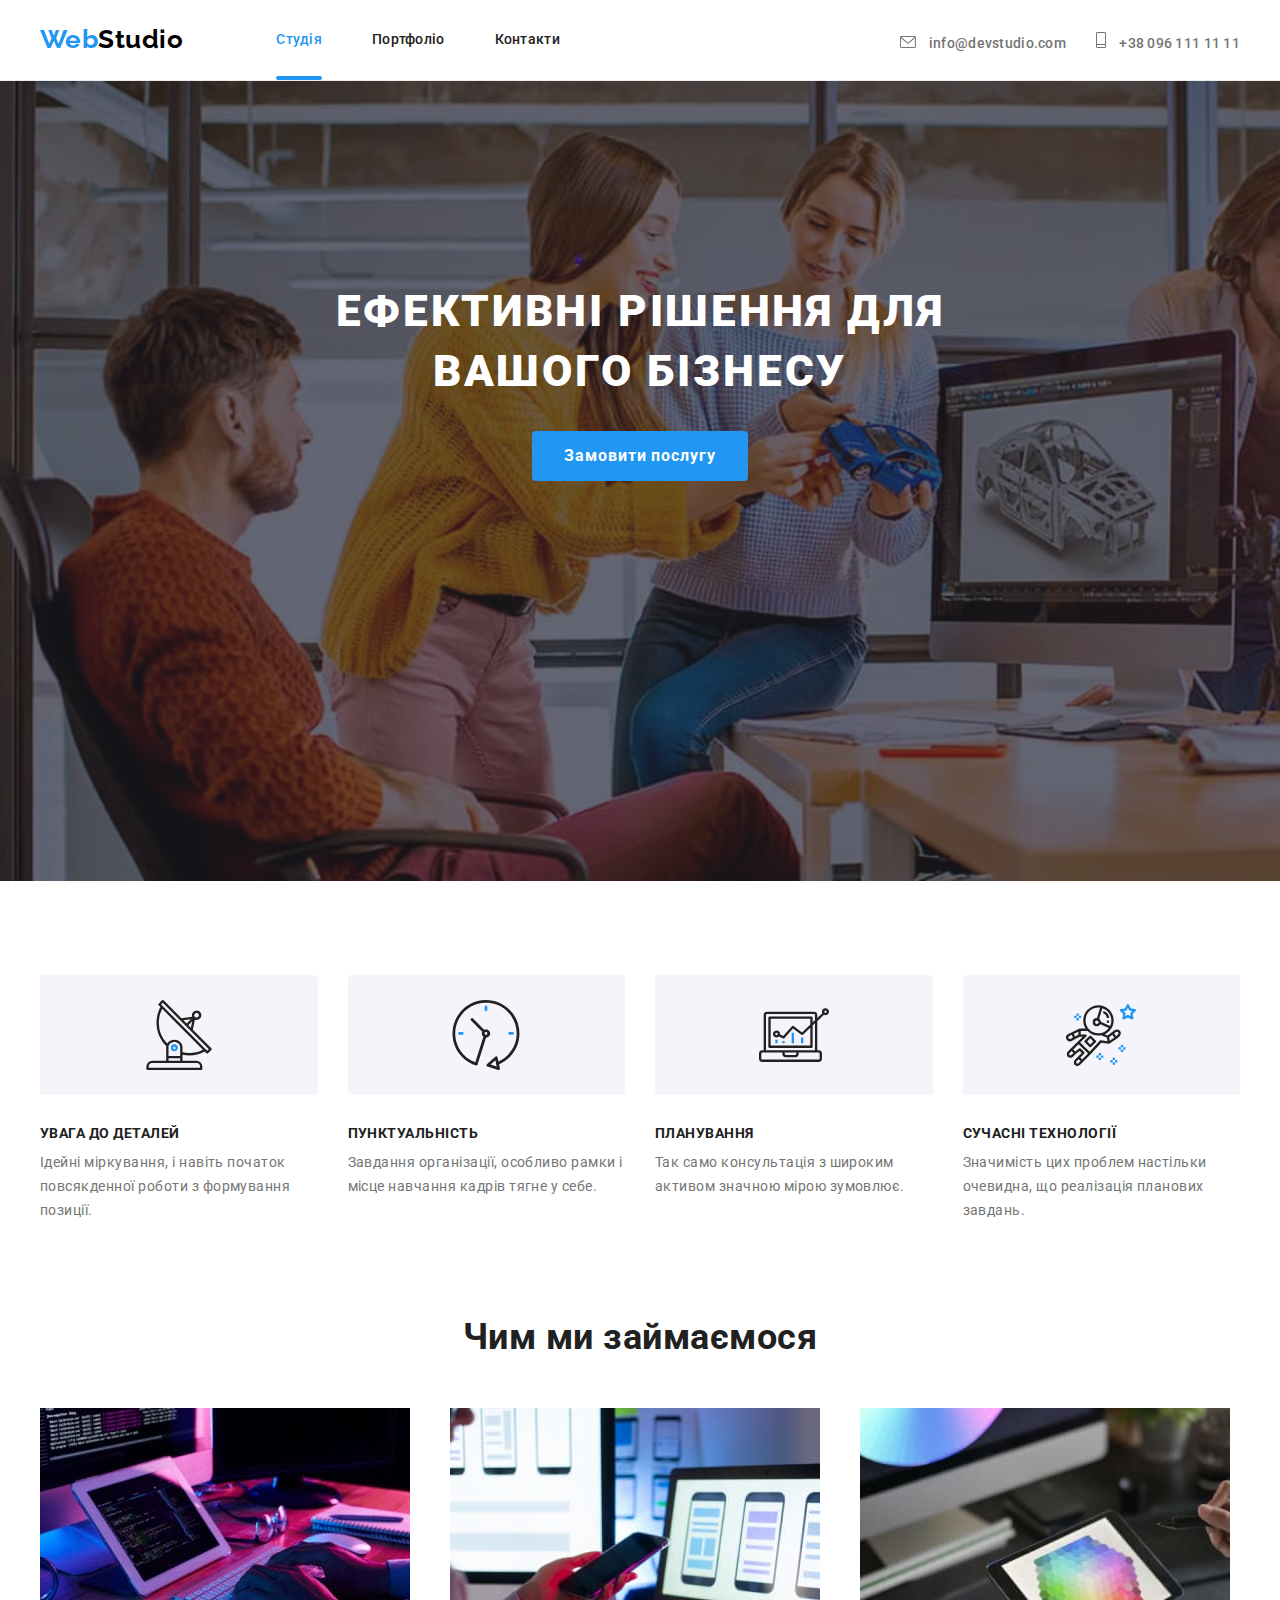
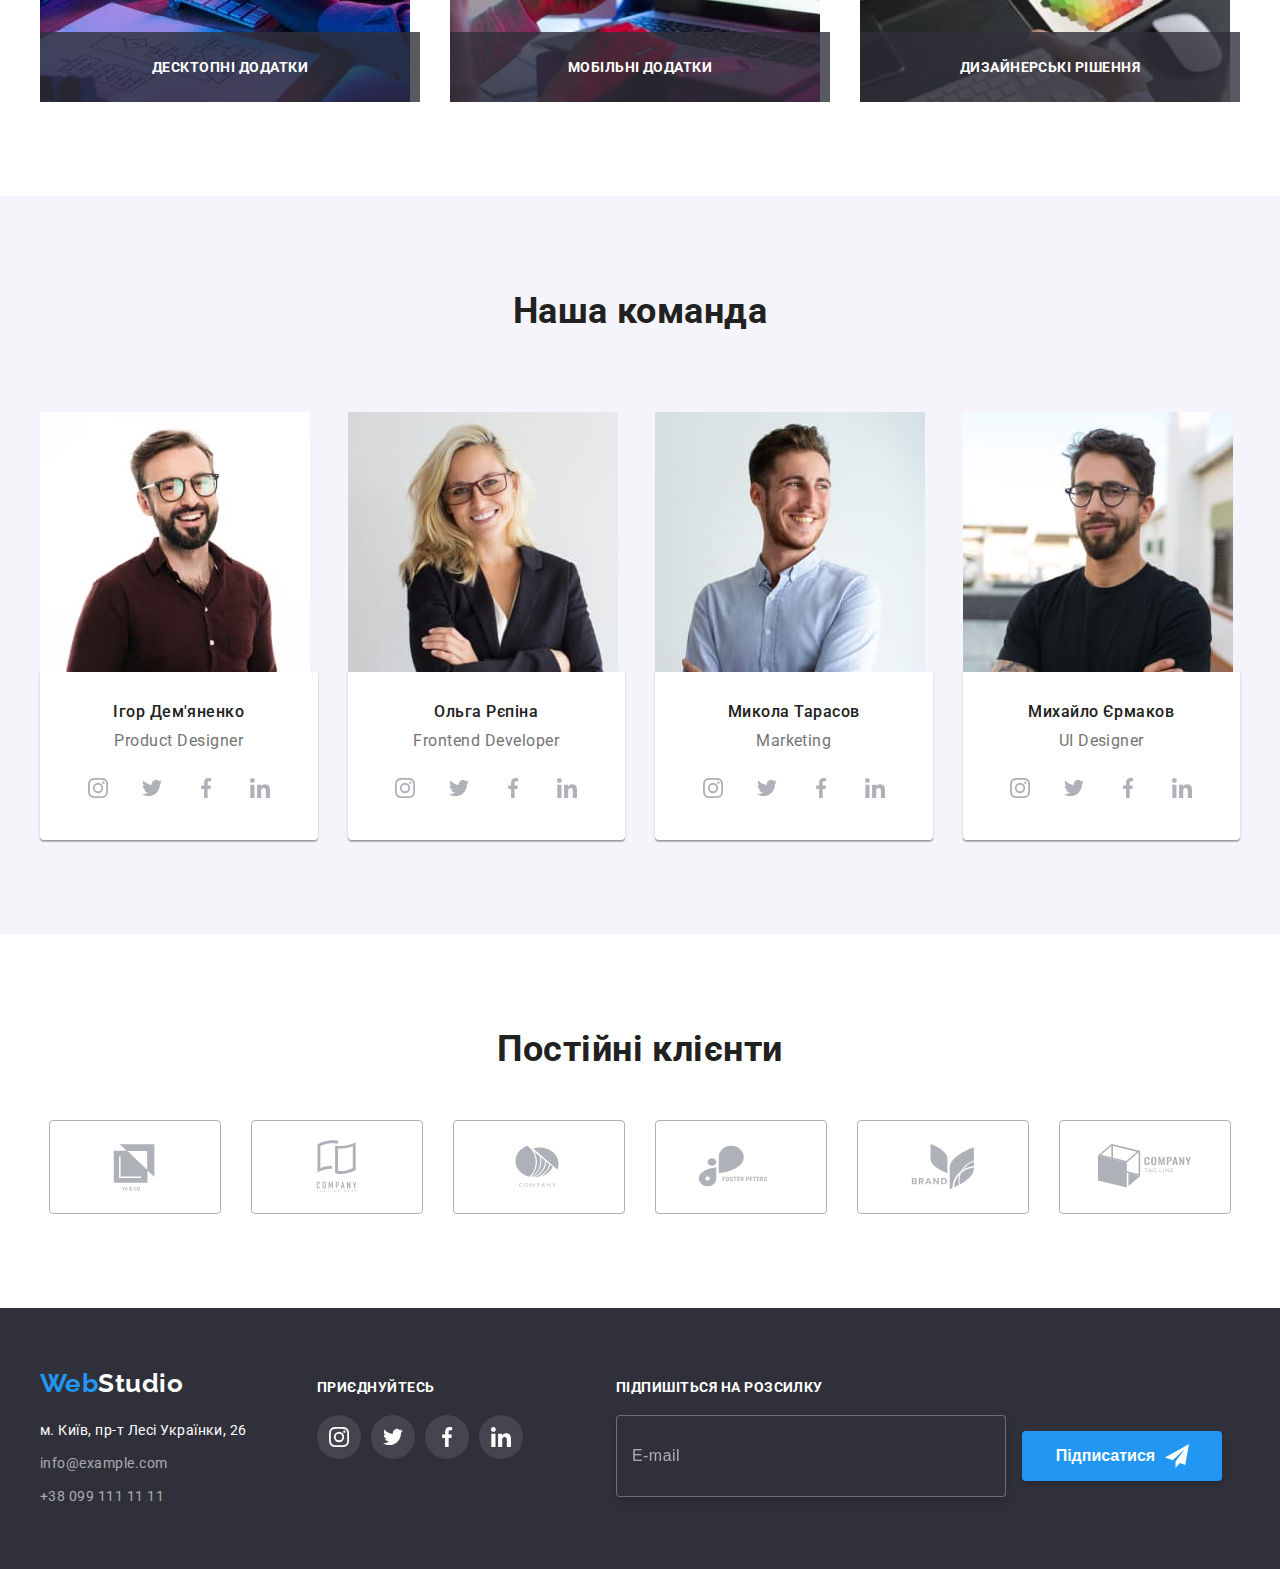
<file: index.html>
<!DOCTYPE html>
<html lang="uk">

<head>
    <meta charset="UTF-8">
    <meta http-equiv="X-UA-Compatible" content="IE=edge">
    <meta name="viewport" content="width=device-width, initial-scale=1.0">
    <title>WebStudio</title>
    <link rel="preconnect" href="https://fonts.googleapis.com">
    <link rel="preconnect" href="https://fonts.gstatic.com" crossorigin>
    <link
        href="https://fonts.googleapis.com/css2?family=Raleway:wght@700&family=Roboto:wght@400;500;700;900&display=swap"
        rel="stylesheet">
    <link rel="stylesheet" href="https://cdnjs.cloudflare.com/ajax/libs/modern-normalize/1.1.0/modern-normalize.min.css"
        integrity="sha512-wpPYUAdjBVSE4KJnH1VR1HeZfpl1ub8YT/NKx4PuQ5NmX2tKuGu6U/JRp5y+Y8XG2tV+wKQpNHVUX03MfMFn9Q=="
        crossorigin="anonymous" referrerpolicy="no-referrer" />
    <link rel="stylesheet" type="text/css" href="./css/main.min.css">
</head>

<body>
    <div class="backdrop is-hidden" data-modal>
        <div class="modal">
            <p class="modal__title">Залиште свої дані, ми вам передзвонимо</p>
            <form action="/" class="modal__form">
                <label class="modal__label" for="name">Ім'я
                    <input class="modal__input" type="text" name="name" id="name" autocomplete="off" required>
                    <svg class="modal__icon">
                        <use href="./img/icons.svg#person"></use>
                    </svg>
                </label>

                <label class="modal__label" for="tel">Телефон
                    <input class="modal__input" type="tel" name="tel" id="tel" autocomplete="off" required>
                    <svg class="modal__icon ">
                        <use href="./img/icons.svg#phone-black"></use>
                    </svg>
                </label>

                <label class="modal__label" for="mail">Пошта
                    <input class="modal__input" type="email" name="mail" id="mail" autocomplete="on" required>
                    <svg class="modal__icon">
                        <use href="./img/icons.svg#email"></use>
                    </svg>
                </label>

                <label class="modal__label" for="comment">Коментар
                    <textarea class="comment" name="comment" id="comment" placeholder="Введіть текст"></textarea>
                </label>


                <label class="checkbox__label" for="is-agree">
                    <input class="checkbox__input" type="checkbox" name="is-agree" value="is-agree" id="is-agree">
                    <svg class="checkbox__icon">
                        <use class="checkbox__icon-uncheck" href="./img/icons.svg#border"></use>
                        <use class="checkbox__icon-check" href="./img/icons.svg#checked"></use>
                    </svg>
                    <span class="checkbox__text">Погоджуюся з розсилкою та приймаю
                        <a class="checkbox__label-link" href="/">Умови договору</a>
                    </span>
                </label>
                <button class="modal__submit" type="submit">Відправити</button>
            </form>

            <button class="modal__close-button" data-modal-close>
                <svg class="modal__close-icon">
                    <use href="./img/icons.svg#close-black"></use>
                </svg>
            </button>
        </div>
    </div>
    <!-- heder -->
    <header class="header">
        <div class="container header__container">
            <a href="/" class="logo"><span class="color-accent">Web</span>Studio</a>
            <button class="btn__menu-button " type="button" data-menu-button>
                <svg class="btn__svg" width="40px" height="40px" aria-label="Переключатель мобильного  меню">
                    <use class="icon__menu" href="./img/icons.svg#menu"></use>
                    <use class="icon__cross" href="./img/icons.svg#menu-close"></use>
                </svg>
            </button>
            <div class="menu__wrapper" data-menu>
                <nav class="header__nav">
                    <ul class="header__site-nav ">
                        <li class="header__item"><a href="./index.html" class="header__link header__current">Студія</a>
                        </li>
                        <li class="header__item"><a href="./portfolio.html" class="header__link">Портфоліо</a></li>
                        <li class="header__item"><a href="" class="header__link">Контакти</a></li>
                    </ul>
                </nav>

                <ul class="header__contacts">
                    <li class="header__contacts-item">
                        <a class="header__contacts-link header__mail" href="mailto:info@devstudio.com"
                            aria-label="мейл">
                            <svg class="header__contacts-svg">
                                <use href="./img/icons.svg#envelope"></use>
                            </svg>
                            <span>info@devstudio.com</span>
                        </a>
                    </li>
                    <li class="header__contacts-item">
                        <a class="header__contacts-link" href="tel:+380961111111" aria-label="телефон">
                            <svg class="header__contacts-svg header__contacts-icon-phone">
                                <use href="./img/icons.svg#phone"></use>
                            </svg>
                            <span>+38 096 111 11 11</span>
                        </a>
                    </li>
                </ul>

                <ul class="header__social">
                    <li class="header__social-item"><a href="./" class="header__social-link">Instagram</a></li>
                    <li class="header__social-item"><a href="./" class="header__social-link">Twitter</a></li>
                    <li class="header__social-item"><a href="./" class="header__social-link">Facebook</a></li>
                    <li class="header__social-item"><a href="./" class="header__social-link">Linkedin</a></li>
                </ul>
            </div>
        </div>
    </header>

    <main>
        <!-- hero -->
        <section class="hero">
            <div class="container">
                <h1 class="hero__title">Ефективні рішення для вашого бізнесу</h1>
                <button type="button" class="button hero__button" data-modal-open>Замовити послугу</button>
            </div>
        </section>

        <!-- Наши преимущества -->
        <!-- advantage -->
        <section class="advantage section">
            <div class="container">
                <h2 class="subject visibility-hidden">Наши преимущества</h2>
                <ul class="advantage__list">
                    <li class="advantage__item">
                        <div class="advantage__icon">
                            <svg class="advantage__svg">
                                <use href="./img/icons.svg#antenna"></use>
                            </svg>
                        </div>
                        <h3 class="basic-heding advantage__header">УВАГА ДО ДЕТАЛЕЙ</h3>
                        <p class="advantage__text">Ідейні міркування, і навіть початок повсякденної роботи з формування
                            позиції.</p>
                    </li>
                    <li class="advantage__item">
                        <div class="advantage__icon">
                            <svg class="advantage__svg">
                                <use href="./img/icons.svg#clock"></use>
                            </svg>
                        </div>
                        <h3 class="basic-heding advantage__header">ПУНКТУАЛЬНІСТЬ</h3>
                        <p class="advantage__text">Завдання організації, особливо рамки і місце навчання кадрів тягне у
                            себе.</p>
                    </li>
                    <li class="advantage__item">
                        <div class="advantage__icon">
                            <svg class="advantage__svg">
                                <use href="./img/icons.svg#diagram"></use>
                            </svg>
                        </div>
                        <h3 class="basic-heding advantage__header">ПЛАНУВАННЯ</h3>
                        <p class="advantage__text">Так само консультація з широким активом значною мірою зумовлює.
                        </p>
                    </li>
                    <li class="advantage__item">
                        <div class="advantage__icon">
                            <svg class="advantage__svg">
                                <use href="./img/icons.svg#astronaut"></use>
                            </svg>
                        </div>
                        <h3 class="basic-heding advantage__header">СУЧАСНІ ТЕХНОЛОГІЇ</h3>
                        <p class="advantage__text">Значимість цих проблем настільки очевидна, що реалізація планових
                            завдань.</p>
                    </li>
                </ul>
            </div>
        </section>

        <!-- Чем мы занимаемся -->
        <!--work -->
        <section class="work section">
            <div class="container">
                <h2 class="subject">Чим ми займаємося</h2>
                <ul class="work__list">
                    <li class="work__list-item">
                        <img class="work__list-img" srcset="
                                img/mobile-first/work1-1.jpg 370w,
                                img/mobile-first/work1-2.jpg 740w" sizes="(min-width: 1200px) 370px, 100vw"
                            src="img/mobile-first/work1-1.jpg" alt="Пишем код">
                        <h3 class="basic-heding work__header">Десктопні додатки</h3>
                    </li>
                    <li class="work__list-item">
                        <img class="work__list-img" srcset="
                                img/mobile-first/work2-1.jpg 370w,
                                img/mobile-first/work2-2.jpg 740w" sizes="(min-width: 1200px) 370px, 100vw"
                            src="img/mobile-first/work2-1.jpg" alt="Адаптируем">
                        <h3 class="basic-heding work__header">Мобільні додатки</h3>
                    </li>
                    <li class="work__list-item">
                        <img class="work__list-img" srcset="
                                img/mobile-first/work3-1.jpg 370w,
                                img/mobile-first/work3-2.jpg 740w" sizes="(min-width: 1200px) 370px, 100vw"
                            src="img/mobile-first/work3-1.jpg" alt="Стилизируем">
                        <h3 class="basic-heding work__header">Дизайнерські рішення</h3>
                    </li>
                </ul>
            </div>
        </section>

        <!-- Наша команда -->
        <!-- our-team -->
        <section class="our-team section">
            <div class="container">
                <h2 class="subject">Наша команда</h2>
                <ul class="our-team__list">
                    <li class="our-team__item">
                        <img class="our-team__box" srcset="
                                img/mobile-first/igor1-mobile.jpg 450w,
                                img/mobile-first/igor2-mobile.jpg 900w,
                                img/mobile-first/igor1-tablet.jpg 354w,
                                img/mobile-first/igor2-tablet.jpg 708w,
                                img/mobile-first/igor1-desk.jpg 270w,
                                img/mobile-first/igor2-desk.jpg 540w"
                            sizes="(min-width: 1200px) 270px, (min-width: 768px) 354px, (min-width: 480px) 450px, 100vw"
                            src="img/mobile-first/igor1-mobile.jpg" alt="Фото Игоря">
                        <div class="our-team__wrapper">
                            <h3 class="our-team__name">Ігор Дем'яненко</h3>
                            <p class="our-team__text-subject">Product Designer</p>
                            <ul class="our-team__social">
                                <li>
                                    <a class="our-team__icon" href="" aria-label="инстаграм">
                                        <svg class="our-team__social-svg">
                                            <use href="./img/icons.svg#instagram"></use>
                                        </svg>
                                    </a>
                                </li>
                                <li>
                                    <a class="our-team__icon" href="" aria-label="твиттер">
                                        <svg class="our-team__social-svg">
                                            <use href="./img/icons.svg#twitter"></use>
                                        </svg>
                                    </a>
                                </li>
                                <li>
                                    <a class="our-team__icon" href="" aria-label="фейсбук">
                                        <svg class="our-team__social-svg">
                                            <use href="./img/icons.svg#facebook"></use>
                                        </svg>
                                    </a>
                                </li>
                                <li>
                                    <a class="our-team__icon" href="" aria-label="линкедин">
                                        <svg class="our-team__social-svg">
                                            <use href="./img/icons.svg#linkedin"></use>
                                        </svg>
                                    </a>
                                </li>
                            </ul>
                        </div>

                    </li>
                    <li class="our-team__item">
                        <img class="our-team__box" srcset="
                                img/mobile-first/olga1-mobile.jpg 450w,
                                img/mobile-first/olga2-mobile.jpg 900w,
                                img/mobile-first/olga1-tablet.jpg 354w,
                                img/mobile-first/olga2-tablet.jpg 708w,
                                img/mobile-first/olga1-desk.jpg 270w,
                                img/mobile-first/olga2-desk.jpg 540w"
                            sizes="(min-width: 1200px) 270px, (min-width: 768px) 354px, (min-width: 480px) 450px, 100vw"
                            src="img/mobile-first/olga1-mobile.jpg" alt="Фото Ольги">
                        <div class="our-team__wrapper">
                            <h3 class="our-team__name">Ольга Рєпіна</h3>
                            <p class="our-team__text-subject">Frontend Developer</p>
                            <ul class="our-team__social">
                                <li>
                                    <a href="" class="our-team__icon">
                                        <svg class="our-team__social-svg">
                                            <use href="./img/icons.svg#instagram"></use>
                                        </svg>
                                    </a>
                                </li>
                                <li>
                                    <a href="" class="our-team__icon">
                                        <svg class="our-team__social-svg">
                                            <use href="./img/icons.svg#twitter"></use>
                                        </svg>
                                    </a>
                                </li>
                                <li>
                                    <a href="" class="our-team__icon">
                                        <svg class="our-team__social-svg">
                                            <use href="./img/icons.svg#facebook"></use>
                                        </svg>
                                    </a>
                                </li>
                                <li>
                                    <a href="" class="our-team__icon">
                                        <svg class="our-team__social-svg">
                                            <use href="./img/icons.svg#linkedin"></use>
                                        </svg>
                                    </a>
                                </li>
                            </ul>
                        </div>
                    </li>
                    <li class="our-team__item">
                        <img class="our-team__box" srcset="
                                img/mobile-first/mukola1-mobile.jpg 450w,
                                img/mobile-first/mukola2-mobile.jpg 900w,
                                img/mobile-first/mukola1-tablet.jpg 354w,
                                img/mobile-first/mukola2-tablet.jpg 708w,
                                img/mobile-first/mukola1-desk.jpg 270w,
                                img/mobile-first/mukola2-desk.jpg 540w"
                            sizes="(min-width: 1200px) 270px, (min-width: 768px) 354px, (min-width: 480px) 450px, 100vw"
                            src=" img/mobile-first/mukola1-mobile.jpg " alt="Фото Николая">
                        <div class="our-team__wrapper">
                            <h3 class="our-team__name">Микола Тарасов</h3>
                            <p class="our-team__text-subject">Marketing</p>
                            <ul class="our-team__social">
                                <li>
                                    <a href="" class="our-team__icon">
                                        <svg class="our-team__social-svg">
                                            <use href="./img/icons.svg#instagram"></use>
                                        </svg>
                                    </a>
                                </li>
                                <li>
                                    <a href="" class="our-team__icon">
                                        <svg class="our-team__social-svg">
                                            <use href="./img/icons.svg#twitter"></use>
                                        </svg>
                                    </a>
                                </li>
                                <li>
                                    <a href="" class="our-team__icon">
                                        <svg class="our-team__social-svg">
                                            <use href="./img/icons.svg#facebook"></use>
                                        </svg>
                                    </a>
                                </li>
                                <li>
                                    <a href="" class="our-team__icon">
                                        <svg class="our-team__social-svg">
                                            <use href="./img/icons.svg#linkedin"></use>
                                        </svg>
                                    </a>
                                </li>
                            </ul>
                        </div>
                    </li>
                    <li class="our-team__item">
                        <img class="our-team__box" srcset="
                                img/mobile-first/misha1-mobile.jpg 450w,
                                img/mobile-first/misha2-mobile.jpg 900w,
                                img/mobile-first/misha1-tablet.jpg 354w,
                                img/mobile-first/misha2-tablet.jpg 708w,
                                img/mobile-first/misha1-desk.jpg 270w,
                                img/mobile-first/misha2-desk.jpg 540w"
                            sizes="(min-width: 1200px) 270px, (min-width: 768px) 354px, (min-width: 480px) 450px, 100vw"
                            src="img/mobile-first/misha1-mobile.jpg" alt="Фото Михаила">
                        <div class="our-team__wrapper">
                            <h3 class="our-team__name">Михайло Єрмаков</h3>
                            <p class="our-team__text-subject">UI Designer</p>
                            <ul class="our-team__social">
                                <li>
                                    <a href="" class="our-team__icon">
                                        <svg class="our-team__social-svg">
                                            <use href="./img/icons.svg#instagram"></use>
                                        </svg>
                                    </a>
                                </li>
                                <li>
                                    <a href="" class="our-team__icon">
                                        <svg class="our-team__social-svg">
                                            <use href="./img/icons.svg#twitter"></use>
                                        </svg>
                                    </a>
                                </li>
                                <li>
                                    <a href="" class="our-team__icon">
                                        <svg class="our-team__social-svg">
                                            <use href="./img/icons.svg#facebook"></use>
                                        </svg>
                                    </a>
                                </li>
                                <li>
                                    <a href="" class="our-team__icon">
                                        <svg class="our-team__social-svg">
                                            <use href="./img/icons.svg#linkedin"></use>
                                        </svg>
                                    </a>
                                </li>
                            </ul>
                        </div>
                    </li>
                </ul>
            </div>
        </section>
        <!-- Постоянные клиенты  -->
        <!-- clients -->
        <section class="clients section">
            <div class="container">
                <h2 class="subject">Постійні клієнти</h2>
                <ul class="clients__list">
                    <li class="clients__icons">
                        <a class="clients__link" href="" aria-label="компания">
                            <svg class="clients__svg">
                                <use href="./img/icons.svg#logo1"></use>
                            </svg>
                        </a>
                    </li>
                    <li class="clients__icons">
                        <a class="clients__link" href="" aria-label="компания">
                            <svg class="clients__svg">
                                <use href="./img/icons.svg#logo2"></use>
                            </svg>
                        </a>
                    </li>
                    <li class="clients__icons">
                        <a class="clients__link" href="" aria-label="компания">
                            <svg class="clients__svg">
                                <use href="./img/icons.svg#logo3"></use>
                            </svg>
                        </a>
                    </li>
                    <li class="clients__icons">
                        <a class="clients__link" href="" aria-label="компания">
                            <svg class="clients__svg">
                                <use href="./img/icons.svg#logo4"></use>
                            </svg>
                        </a>
                    </li>
                    <li class="clients__icons">
                        <a class="clients__link" href="" aria-label="компания">
                            <svg class="clients__svg">
                                <use href="./img/icons.svg#logo5"></use>
                            </svg>
                        </a>
                    </li>
                    <li class="clients__icons">
                        <a class="clients__link" href="" aria-label="компания">
                            <svg class="clients__svg">
                                <use href="./img/icons.svg#logo6"></use>
                            </svg>
                        </a>
                    </li>
                </ul>
            </div>
        </section>


    </main>

    <!-- footer -->
    <footer class="footer">
        <div class="container footer__wrapper">
            <div class="footer__contacts">
                <a href="/" class="logo footer__logo"><span class="color-accent">Web</span>Studio</a>
                <address class="footer__address">
                    <ul>
                        <li class="footer__item">
                            <a href="https://www.google.com/maps/place/%D0%B1%D1%83%D0%BB.+%D0%9B%D0%B5%D1%81%D0%B8+%D0%A3%D0%BA%D1%80%D0%B0%D0%B8%D0%BD%D0%BA%D0%B8,+26,+%D0%9A%D0%B8%D0%B5%D0%B2,+02000/@50.4265807,30.5383858,17z/data=!3m1!4b1!4m5!3m4!1s0x40d4cf0e033ecbe9:0x57a4dffefec77da0!8m2!3d50.4265807!4d30.5383858"
                                class="footer__link footer__white-link">м. Київ, пр-т Лесі Українки, 26
                            </a>
                        </li>
                        <li class="footer__item">
                            <a href="mailto:info@example.com" class="footer__link">info@example.com
                            </a>
                        </li>
                        <li class="footer__item">
                            <a href="tel:+380961111111" class="footer__link">+38 099 111 11 11
                            </a>
                        </li>
                    </ul>
                </address>
            </div>
            <div class="join">
                <h3 class="join__title basic-heding">Приєднуйтесь</h3>
                <ul class="join__social">
                    <li class="join__item">
                        <a class="join__link" href="" aria-label="инстаграм">
                            <svg class="join__svg">
                                <use href="./img/icons.svg#instagram"></use>
                            </svg>
                        </a>
                    </li>
                    <li class="join__item">
                        <a class="join__link" href="" aria-label="твиттер">
                            <svg class="join__svg">
                                <use href="./img/icons.svg#twitter"></use>
                            </svg>
                        </a>
                    </li>
                    <li class="join__item">
                        <a class="join__link" href="" aria-label="фейсбук">
                            <svg class="join__svg">
                                <use href="./img/icons.svg#facebook"></use>
                            </svg>
                        </a>
                    </li>
                    <li class="join__item">
                        <a class="join__link" href="" aria-label="линкедин">
                            <svg class="join__svg">
                                <use href="./img/icons.svg#linkedin"></use>
                            </svg>
                        </a>
                    </li>
                </ul>
            </div>

            <!-- форма -->
            <div class="subscribe">
                <h3 class="subscribe__title basic-heding">Підпишіться на розсилку</h3>
                <form class="subscribe__form" action="/">
                    <input class="subscribe__input" type="email" name="mail" placeholder="E-mail" required>
                    <button class="subscribe__btn" type="submit">
                        <span>Підписатися</span>
                        <svg class="subscribe__svg">
                            <use href="./img/icons.svg#icon-send"></use>
                        </svg>
                    </button>
                </form>
            </div>
        </div>
    </footer>
    <script src="./js/modal.js"></script>
    <script src="./js/menu.js"></script>
</body>

</html>
</file>
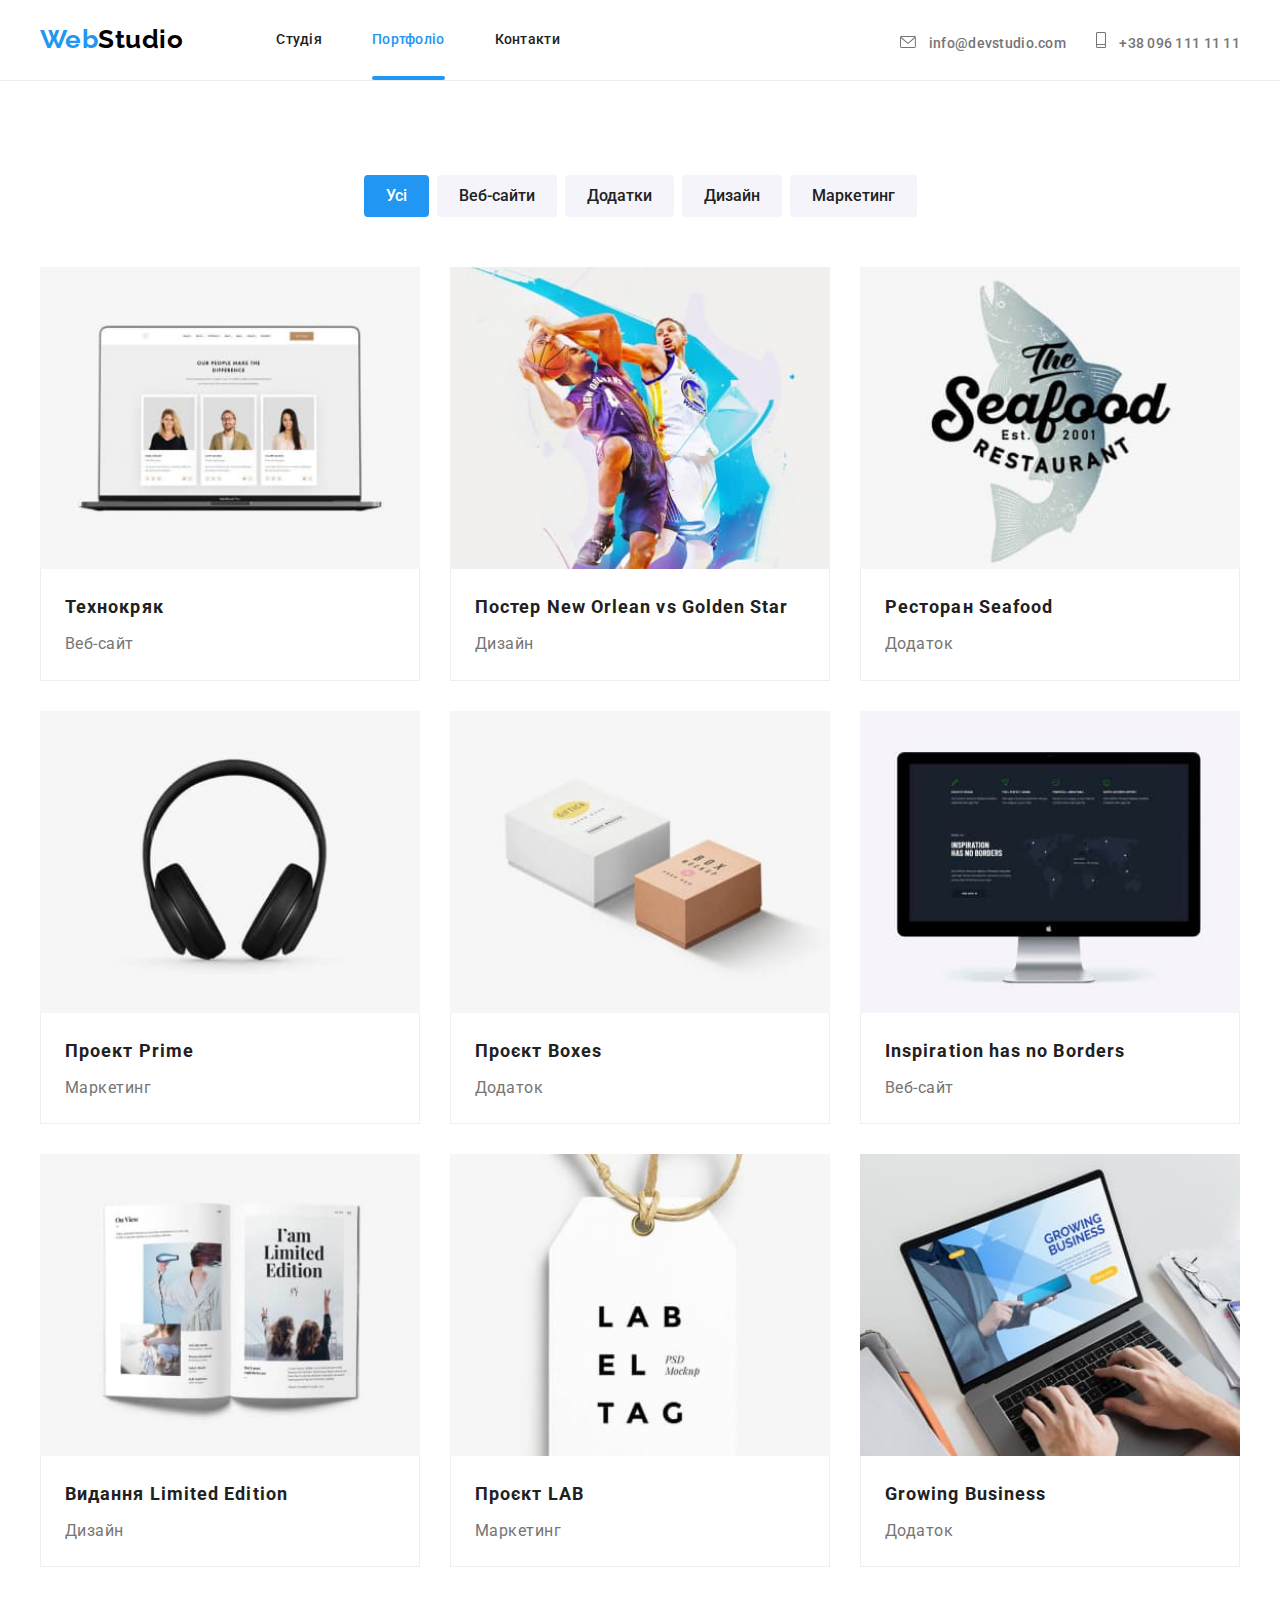
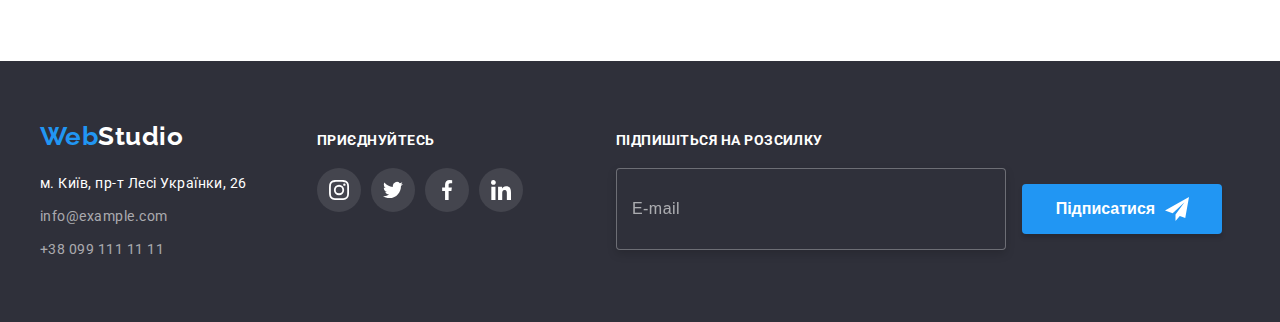
<file: portfolio.html>
<!DOCTYPE html>
<html lang="uk">

<head>
    <meta charset="UTF-8">
    <meta http-equiv="X-UA-Compatible" content="IE=edge">
    <meta name="viewport" content="width=device-width, initial-scale=1.0">
    <title>Портфолио</title>
    <link rel="preconnect" href="https://fonts.googleapis.com">
    <link rel="preconnect" href="https://fonts.gstatic.com" crossorigin>
    <link
        href="https://fonts.googleapis.com/css2?family=Raleway:wght@700&family=Roboto:wght@400;500;700;900&display=swap"
        rel="stylesheet">
    <link rel="stylesheet" href="https://cdnjs.cloudflare.com/ajax/libs/modern-normalize/1.1.0/modern-normalize.min.css"
        integrity="sha512-wpPYUAdjBVSE4KJnH1VR1HeZfpl1ub8YT/NKx4PuQ5NmX2tKuGu6U/JRp5y+Y8XG2tV+wKQpNHVUX03MfMFn9Q=="
        crossorigin="anonymous" referrerpolicy="no-referrer" />
    <link rel="stylesheet" type="text/css" href="./css/main.min.css">

</head>

<body>
    <!-- шапка с навигацыей -->
    <!-- heder -->
    <header class="header">
        <div class="container header__container">
            <a href="/" class="logo"><span class="color-accent">Web</span>Studio</a>
            <button class="btn__menu-button " type="button" data-menu-button>
                <svg class="btn__svg" width="40px" height="40px" aria-label="Переключатель мобильного  меню">
                    <use class="icon__menu" href="./img/icons.svg#menu"></use>
                    <use class="icon__cross" href="./img/icons.svg#menu-close"></use>
                </svg>
            </button>
            <div class="menu__wrapper" data-menu>
                <nav class="header__nav">
                    <ul class="header__site-nav ">
                        <li class="header__item"><a href="./index.html" class="header__link">Студія</a>
                        </li>
                        <li class="header__item"><a href="./portfolio.html"
                                class="header__link header__current">Портфоліо</a></li>
                        <li class="header__item"><a href="" class="header__link">Контакти</a></li>
                    </ul>
                </nav>

                <ul class="header__contacts">
                    <li class="header__contacts-item">
                        <a class="header__contacts-link header__mail" href="mailto:info@devstudio.com"
                            aria-label="мейл">
                            <svg class="header__contacts-svg">
                                <use href="./img/icons.svg#envelope"></use>
                            </svg>
                            <span>info@devstudio.com</span>
                        </a>
                    </li>
                    <li class="header__contacts-item">
                        <a class="header__contacts-link" href="tel:+380961111111" aria-label="телефон">
                            <svg class="header__contacts-svg header__contacts-icon-phone">
                                <use href="./img/icons.svg#phone"></use>
                            </svg>
                            <span>+38 096 111 11 11</span>
                        </a>
                    </li>
                </ul>

                <ul class="header__social">
                    <li class="header__social-item"><a href="./" class="header__social-link">Instagram</a></li>
                    <li class="header__social-item"><a href="./" class="header__social-link">Twitter</a></li>
                    <li class="header__social-item"><a href="./" class="header__social-link">Facebook</a></li>
                    <li class="header__social-item"><a href="./" class="header__social-link">Linkedin</a></li>
                </ul>
            </div>
        </div>
    </header>

    <main>
        <section class="section">
            <div class="container">
                <h1 class="visibility-hidden">Портфоліо</h1>


                <!-- секция  кнопок фильтра -->
                <ul class="filter">
                    <li class="filter__item"> <button class="btn-current filter__btn" type="button">Усі</button></li>
                    <li class="filter__item"> <button class="filter__btn" type="button">Веб-сайти</button></li>
                    <li class="filter__item"> <button class="filter__btn" type="button">Додатки</button></li>
                    <li class="filter__item"> <button class="filter__btn" type="button">Дизайн</button></li>
                    <li class="filter__item"> <button class="filter__btn" type="button">Маркетинг</button></li>
                </ul>


                <!-- галерея работ -->

                <ul class="gallery">
                    <li class="gallery__card">
                        <a class="gallery__link" href="">
                            <div class="gallery__overlay-wrapper">
                                <img class="gallery__img" srcset="
                                img/mobile-first/1-1x-mobile.jpg 450w,
                                img/mobile-first/1-2x-mobile.jpg 900w,
                                img/mobile-first/1-1x-tablet.jpg 354w,
                                img/mobile-first/1-2x-tablet.jpg 708w,
                                img/mobile-first/1-1x-desk.jpg 370w,
                                img/mobile-first/1-2x-desk.jpg 740w"
                                    sizes="(min-width: 1200px) 370px, (min-width: 768px) 354px, (min-width: 480px) 450px, 100vw"
                                    src=" ./img/mobile-first/1-1x-mobile.jpg" alt="notebook">
                                <p class="overlay">
                                    Ресурс пропонує комплексні пропозиції з різним рівнем функціоналу та сервісів. Все
                                    це дозволить відвідувачу отримати
                                    вичерпні відомості про компанію чи приватну особу.
                                </p>
                            </div>

                            <div class="gallery__border">
                                <h2 class="gallery__heading">Технокряк</h2>
                                <p class="gallery__paragraph">Веб-сайт</p>
                            </div>
                        </a>
                    </li>
                    <li class="gallery__card">
                        <a class="gallery__link" href="">
                            <div class="gallery__overlay-wrapper">
                                <img class="gallery__img" srcset="
                                img/mobile-first/2-1x-mobile.jpg 450w,
                                img/mobile-first/2-2x-mobile.jpg 900w,
                                img/mobile-first/2-1x-tablet.jpg 354w,
                                img/mobile-first/2-2x-tablet.jpg 708w,
                                img/mobile-first/2-1x-desk.jpg 370w,
                                img/mobile-first/2-2x-desk.jpg 740w"
                                    sizes="(min-width: 1200px) 370px, (min-width: 768px) 354px, (min-width: 480px) 450px, 100vw"
                                    src=" ./img/mobile-first/2-1x-mobile.jpg" alt="basketball players">
                                <p class="overlay">
                                    Ресурс пропонує комплексні пропозиції з різним рівнем функціоналу та сервісів. Все
                                    це дозволить відвідувачу отримати
                                    вичерпні відомості про компанію чи приватну особу.
                                </p>
                            </div>
                            <div class="gallery__border">
                                <h2 class="gallery__heading">Постер New Orlean vs Golden Star</h2>
                                <p class="gallery__paragraph">Дизайн</p>
                            </div>
                        </a>
                    </li>
                    <li class="gallery__card">
                        <a class="gallery__link" href="">
                            <div class="gallery__overlay-wrapper">
                                <img class="gallery__img" srcset="
                                img/mobile-first/3-1x-mobile.jpg 450w,
                                img/mobile-first/3-2x-mobile.jpg 900w,
                                img/mobile-first/3-1x-tablet.jpg 354w,
                                img/mobile-first/3-2x-tablet.jpg 708w,
                                img/mobile-first/3-1x-desk.jpg 370w,
                                img/mobile-first/3-2x-desk.jpg 740w"
                                    sizes="(min-width: 1200px) 370px, (min-width: 768px) 354px, (min-width: 480px) 450px, 100vw"
                                    src="./img/mobile-first/3-1x-mobile.jpg" alt="seafood">
                                <p class="overlay">
                                    Ресурс пропонує комплексні пропозиції з різним рівнем функціоналу та сервісів. Все
                                    це дозволить відвідувачу отримати
                                    вичерпні відомості про компанію чи приватну особу.
                                </p>
                            </div>
                            <div class="gallery__border">
                                <h2 class="gallery__heading">Ресторан Seafood</h2>
                                <p class="gallery__paragraph">Додаток</p>
                            </div>
                        </a>
                    </li>
                    <li class="gallery__card">
                        <a class="gallery__link" href="">
                            <div class="gallery__overlay-wrapper">
                                <img class="gallery__img" srcset="
                                img/mobile-first/4-1x-mobile.jpg 450w,
                                img/mobile-first/4-2x-mobile.jpg 900w,
                                img/mobile-first/4-1x-tablet.jpg 354w,
                                img/mobile-first/4-2x-tablet.jpg 708w,
                                img/mobile-first/4-1x-desk.jpg 370w,
                                img/mobile-first/4-2x-desk.jpg 740w"
                                    sizes="(min-width: 1200px) 370px, (min-width: 768px) 354px, (min-width: 480px) 450px, 100vw"
                                    src="./img/mobile-first/4-1x-mobile.jpg" alt="headphones">
                                <p class="overlay">
                                    Ресурс пропонує комплексні пропозиції з різним рівнем функціоналу та сервісів. Все
                                    це дозволить відвідувачу отримати
                                    вичерпні відомості про компанію чи приватну особу.
                                </p>
                            </div>
                            <div class="gallery__border">
                                <h2 class="gallery__heading">Проект Prime</h2>
                                <p class="gallery__paragraph">Маркетинг</p>
                            </div>
                        </a>
                    </li>
                    <li class="gallery__card">
                        <a class="gallery__link" href="">
                            <div class="gallery__overlay-wrapper">
                                <img class="gallery__img" srcset="
                                img/mobile-first/5-1x-mobile.jpg 450w,
                                img/mobile-first/5-2x-mobile.jpg 900w,
                                img/mobile-first/5-1x-tablet.jpg 354w,
                                img/mobile-first/5-2x-tablet.jpg 708w,
                                img/mobile-first/5-1x-desk.jpg 370w,
                                img/mobile-first/5-2x-desk.jpg 740w"
                                    sizes="(min-width: 1200px) 370px, (min-width: 768px) 354px, (min-width: 480px) 450px, 100vw"
                                    src="./img/mobile-first/5-1x-mobile.jpg" alt="вoxes">
                                <p class="overlay">
                                    Ресурс пропонує комплексні пропозиції з різним рівнем функціоналу та сервісів. Все
                                    це дозволить відвідувачу отримати
                                    вичерпні відомості про компанію чи приватну особу.
                                </p>
                            </div>
                            <div class="gallery__border">
                                <h2 class="gallery__heading">Проєкт Boxes</h2>
                                <p class="gallery__paragraph">Додаток</p>
                            </div>
                        </a>
                    </li>
                    <li class="gallery__card">
                        <a class="gallery__link" href="">
                            <div class="gallery__overlay-wrapper">
                                <img class="gallery__img" srcset="
                                img/mobile-first/6-1x-mobile.jpg 450w,
                                img/mobile-first/6-2x-mobile.jpg 900w,
                                img/mobile-first/6-1x-tablet.jpg 354w,
                                img/mobile-first/6-2x-tablet.jpg 708w,
                                img/mobile-first/6-1x-desk.jpg 370w,
                                img/mobile-first/6-2x-desk.jpg 740w"
                                    sizes="(min-width: 1200px) 370px, (min-width: 768px) 354px, (min-width: 480px) 450px, 100vw"
                                    src="./img/mobile-first/6-1x-mobile.jpg" alt="monitor">
                                <p class="overlay">
                                    Ресурс пропонує комплексні пропозиції з різним рівнем функціоналу та сервісів. Все
                                    це дозволить відвідувачу отримати
                                    вичерпні відомості про компанію чи приватну особу.
                                </p>
                            </div>
                            <div class="gallery__border">
                                <h2 class="gallery__heading">Inspiration has no Borders</h2>
                                <p class="gallery__paragraph">Веб-сайт</p>
                            </div>
                        </a>
                    </li>
                    <li class="gallery__card">
                        <a class="gallery__link" href="">
                            <div class="gallery__overlay-wrapper">
                                <img class="gallery__img" srcset="
                                img/mobile-first/7-1x-mobile.jpg 450w,
                                img/mobile-first/7-2x-mobile.jpg 900w,
                                img/mobile-first/7-1x-tablet.jpg 354w,
                                img/mobile-first/7-2x-tablet.jpg 708w,
                                img/mobile-first/7-1x-desk.jpg 370w,
                                img/mobile-first/7-2x-desk.jpg 740w"
                                    sizes="(min-width: 1200px) 370px, (min-width: 768px) 354px, (min-width: 480px) 450px, 100vw"
                                    src="./ img/mobile-first/7-1x-mobile.jpg" alt="book">
                                <p class="overlay">
                                    Ресурс пропонує комплексні пропозиції з різним рівнем функціоналу та сервісів. Все
                                    це дозволить відвідувачу отримати
                                    вичерпні відомості про компанію чи приватну особу.
                                </p>
                            </div>
                            <div class="gallery__border">
                                <h2 class="gallery__heading">Видання Limited Edition</h2>
                                <p class="gallery__paragraph">Дизайн</p>
                            </div>
                        </a>
                    </li>
                    <li class="gallery__card">
                        <a class="gallery__link" href="">
                            <div class="gallery__overlay-wrapper">
                                <img class="gallery__img" srcset="
                                img/mobile-first/8-1x-mobile.jpg 450w,
                                img/mobile-first/8-2x-mobile.jpg 900w,
                                img/mobile-first/8-1x-tablet.jpg 354w,
                                img/mobile-first/8-2x-tablet.jpg 708w,
                                img/mobile-first/8-1x-desk.jpg 370w,
                                img/mobile-first/8-2x-desk.jpg 740w"
                                    sizes="(min-width: 1200px) 370px, (min-width: 768px) 354px, (min-width: 480px) 450px, 100vw"
                                    src="./img/mobile-first/8-1x-mobile.jpg" alt="Проект LAB">
                                <p class="overlay">
                                    Ресурс пропонує комплексні пропозиції з різним рівнем функціоналу та сервісів. Все
                                    це дозволить відвідувачу отримати
                                    вичерпні відомості про компанію чи приватну особу.
                                </p>
                            </div>
                            <div class="gallery__border">
                                <h2 class="gallery__heading">Проєкт LAB</h2>
                                <p class="gallery__paragraph">Маркетинг</p>
                            </div>
                        </a>
                    </li>
                    <li class="gallery__card">
                        <a class="gallery__link" href="">
                            <div class="gallery__overlay-wrapper">
                                <img class="gallery__img" srcset="
                                img/mobile-first/9-1x-mobile.jpg 450w,
                                img/mobile-first/9-2x-mobile.jpg 900w,
                                img/mobile-first/9-1x-tablet.jpg 354w,
                                img/mobile-first/9-2x-tablet.jpg 708w,
                                img/mobile-first/9-1x-desk.jpg 370w,
                                img/mobile-first/9-2x-desk.jpg 740w"
                                    sizes="(min-width: 1200px) 370px, (min-width: 768px) 354px, (min-width: 480px) 450px, 100vw"
                                    src="./ img/mobile-first/9-1x-mobile.jpg" alt="notebook">
                                <p class="overlay">
                                    Ресурс пропонує комплексні пропозиції з різним рівнем функціоналу та сервісів. Все
                                    це дозволить відвідувачу отримати
                                    вичерпні відомості про компанію чи приватну особу.
                                </p>
                            </div>
                            <div class="gallery__border">
                                <h2 class="gallery__heading">Growing Business</h2>
                                <p class="gallery__paragraph">Додаток</p>
                            </div>
                        </a>
                    </li>
                </ul>
            </div>
        </section>
    </main>

    <!-- footer -->
    <footer class="footer">
        <div class="container footer__wrapper">
            <div class="footer__contacts">
                <a href="/" class="logo footer__logo"><span class="color-accent">Web</span>Studio</a>
                <address class="footer__address">
                    <ul>
                        <li class="footer__item">
                            <a href="https://www.google.com/maps/place/%D0%B1%D1%83%D0%BB.+%D0%9B%D0%B5%D1%81%D0%B8+%D0%A3%D0%BA%D1%80%D0%B0%D0%B8%D0%BD%D0%BA%D0%B8,+26,+%D0%9A%D0%B8%D0%B5%D0%B2,+02000/@50.4265807,30.5383858,17z/data=!3m1!4b1!4m5!3m4!1s0x40d4cf0e033ecbe9:0x57a4dffefec77da0!8m2!3d50.4265807!4d30.5383858"
                                class="footer__link footer__white-link">м. Київ, пр-т Лесі Українки, 26
                            </a>
                        </li>
                        <li class="footer__item">
                            <a href="mailto:info@example.com" class="footer__link">info@example.com
                            </a>
                        </li>
                        <li class="footer__item">
                            <a href="tel:+380961111111" class="footer__link">+38 099 111 11 11
                            </a>
                        </li>
                    </ul>
                </address>
            </div>
            <div class="join">
                <h3 class="join__title basic-heding">Приєднуйтесь</h3>
                <ul class="join__social">
                    <li class="join__item">
                        <a class="join__link" href="" aria-label="инстаграм">
                            <svg class="join__svg">
                                <use href="./img/icons.svg#instagram"></use>
                            </svg>
                        </a>
                    </li>
                    <li class="join__item">
                        <a class="join__link" href="" aria-label="твиттер">
                            <svg class="join__svg">
                                <use href="./img/icons.svg#twitter"></use>
                            </svg>
                        </a>
                    </li>
                    <li class="join__item">
                        <a class="join__link" href="" aria-label="фейсбук">
                            <svg class="join__svg">
                                <use href="./img/icons.svg#facebook"></use>
                            </svg>
                        </a>
                    </li>
                    <li class="join__item">
                        <a class="join__link" href="" aria-label="линкедин">
                            <svg class="join__svg">
                                <use href="./img/icons.svg#linkedin"></use>
                            </svg>
                        </a>
                    </li>
                </ul>
            </div>

            <!-- форма -->
            <div class="subscribe">
                <h3 class="subscribe__title basic-heding">Підпишіться на розсилку</h3>
                <form class="subscribe__form" action="/">
                    <input class="subscribe__input" type="email" name="mail" placeholder="E-mail" required>
                    <button class="subscribe__btn" type="submit">
                        <span>Підписатися</span>
                        <svg class="subscribe__svg">
                            <use href="./img/icons.svg#icon-send"></use>
                        </svg>
                    </button>
                </form>
            </div>
        </div>
    </footer>
    <script src="./js/menu.js"></script>
</body>

</html>
</file>
<file: css/main.min.css>
img{display:block}ul{list-style-type:none}body,h1,h2,h3,h4,p,ul{margin:0;padding:0}input,label,textarea{display:block}.filter__btn,.hero .hero__button,.modal__submit{font-family:inherit;font-weight:700;font-size:16px;line-height:1.875;color:#fff;background:#2196f3;border:0;border-radius:4px;cursor:pointer}.filter__btn:hover,.hero .hero__button:hover,.modal__submit:hover,.filter__btn:focus,.hero .hero__button:focus,.modal__submit:focus{background:#188ce8;box-shadow:0px 4px 4px rgba(0,0,0,.15);border-radius:4px;outline:rgba(0,0,0,0)}body{font-family:"Roboto",sans-serif;color:#212121;background-color:#fff;letter-spacing:.03em}.section{padding-top:60px;padding-bottom:60px}@media screen and (min-width: 1200px){.section{padding-top:94px;padding-bottom:94px}}.subject{font-style:normal;font-size:28px;line-height:1.1785714286;text-align:center}@media screen and (min-width: 1200px){.subject{font-size:36px;line-height:1.1666666667}}.basic-heding{font-weight:400;font-size:14px;line-height:1.1428571429;text-transform:uppercase}.visibility-hidden{position:absolute;width:1px;height:1px;margin:-1px;border:0;padding:0;white-space:nowrap;-webkit-clip-path:inset(100%);clip-path:inset(100%);clip:rect(0 0 0 0);overflow:hidden}.img{display:block;max-width:100%;height:auto}.container{padding-left:15px;padding-right:15px;margin:0 auto;min-width:320px}@media screen and (min-width: 480px){.container{width:480px}}@media screen and (min-width: 768px){.container{width:768px}}@media screen and (min-width: 1200px){.container{width:1200px}}.logo{margin-top:16px;margin-bottom:16px;color:#000;font-family:"Raleway",sans-serif;font-weight:700;font-size:24px;line-height:1.1666666667;text-decoration:none}.logo .color-accent{color:#2196f3}@media screen and (min-width: 768px){.logo{margin-top:26px}}@media screen and (min-width: 1200px){.logo{margin-top:24px;font-size:26px;line-height:1.1923076923}}.backdrop{position:fixed;top:0;left:0;width:100%;height:100%;background-color:rgba(0,0,0,.2);opacity:1;z-index:2000;transition:opacity 250ms cubic-bezier(0.4, 0, 0.2, 1),visibility 250ms cubic-bezier(0.4, 0, 0.2, 1)}.backdrop.is-hidden{pointer-events:none;opacity:0;visibility:hidden}.modal{min-width:90%;position:absolute;left:50%;top:53%;padding:40px 40px;transform:translate(-50%, -50%) scale(1);transition:transform 250ms cubic-bezier(0.4, 0, 0.2, 1);background:#fff;box-shadow:0px 1px 3px rgba(0,0,0,.12),0px 1px 1px rgba(0,0,0,.14),0px 2px 1px rgba(0,0,0,.2);border-radius:4px}@media screen and (max-width: 479px){.modal{top:52%}}@media screen and (min-width: 480px){.modal{min-width:450px}}@media screen and (min-width: 1200px){.modal{min-width:528px;min-height:581px}}.backdrop.is-hidden .modal{transform:translate(-50%, -50%) scale(1.2)}.modal__icon{width:18px;height:18px}.modal__title{font-weight:700;font-size:20px;line-height:1.15;text-align:center;color:#212121}@media screen and (max-width: 479px){.modal__title{font-size:18px}}.modal__icon{position:absolute;top:30px;left:14px;width:18px;height:18px;display:block;fill:#212121}.modal__label{position:relative;margin-top:10px;font-size:12px;line-height:1.1666666667;letter-spacing:.01em;color:#757575}.modal__input{margin-top:4px;padding-left:42px;width:100%;height:40px;border:1px solid rgba(33,33,33,.2);border-radius:4px;cursor:pointer;transition:fill 250ms cubic-bezier(0.4, 0, 0.2, 1),border 250ms cubic-bezier(0.4, 0, 0.2, 1)}.modal__input:focus{border:1px solid #2196f3;outline:none}.modal__input:focus+.modal__icon{fill:#2196f3}@media screen and (min-width: 1200px){.modal__input{min-width:448px}}.comment{margin-top:4px;padding:12px 16px;width:100%;height:120px;border:1px solid rgba(33,33,33,.2);border-radius:4px;cursor:pointer;resize:none;transition:border 250ms cubic-bezier(0.4, 0, 0.2, 1)}.comment:focus{border:1px solid #2196f3;outline:none}@media screen and (min-width: 1200px){.comment{min-width:448px}}.comment::-moz-placeholder{color:rgba(117,117,117,.5)}.comment:-ms-input-placeholder{color:rgba(117,117,117,.5)}.comment::placeholder{color:rgba(117,117,117,.5)}.checkbox__label{position:relative;overflow:hidden;display:flex;align-items:center;justify-content:center;margin-top:20px;font-size:12px;line-height:1.1666666667;color:#757575}@media screen and (min-width: 1200px){.checkbox__label{font-size:14px;line-height:1.7142857143}}.checkbox__input{position:absolute;top:-50px;left:-50px}.checkbox__input:focus+.checkbox__icon .checkbox__icon-uncheck{fill:#2196f3}.checkbox__input:checked+.checkbox__icon .checkbox__icon-uncheck{opacity:0;transition:opacity 250ms cubic-bezier(0.4, 0, 0.2, 1)}.checkbox__input:checked+.checkbox__icon .checkbox__icon-check{opacity:1}.checkbox__icon-uncheck{fill:#212121}.checkbox__icon-check{opacity:0;transition:opacity 250ms cubic-bezier(0.4, 0, 0.2, 1)}.checkbox__icon{width:16px;height:15px}.checkbox__text{-webkit-user-select:none;-moz-user-select:none;-ms-user-select:none;user-select:none;margin-left:8px}.checkbox__label-link{color:#2196f3;text-decoration:none;border-bottom:1px solid}.modal__submit{margin:30px auto 0;padding:0;width:200px;height:50px;display:block;letter-spacing:.06em;color:#fff;box-shadow:0px 4px 4px rgba(0,0,0,.15);transition:color 250ms cubic-bezier(0.4, 0, 0.2, 1),background-color 250ms cubic-bezier(0.4, 0, 0.2, 1),box-shadow 250ms cubic-bezier(0.4, 0, 0.2, 1)}.modal__submit:hover,.modal__submit:focus{color:#fff;box-shadow:0px 4px 4px rgba(0,0,0,.15)}@media screen and (max-width: 479px){.modal__submit{margin-top:20px}}.modal__close-button{position:absolute;top:8px;right:8px;width:30px;height:30px;padding:0;display:flex;justify-content:center;align-items:center;cursor:pointer;background-color:#fff;border:1px solid rgba(0,0,0,.1);border-radius:50%;transition:fill 250ms cubic-bezier(0.4, 0, 0.2, 1)}.modal__close-button:hover,.modal__close-button:focus{fill:#2196f3}.modal__close-icon{width:18px;height:18px}.header__social{margin-top:64px;display:flex;flex-wrap:wrap;gap:10px}@media screen and (max-width: 479px){.header__social{gap:5px;margin-top:30px}}@media screen and (min-width: 768px){.header__social{display:none}}.header__social-item{padding-right:10px;border-right:1px solid rgba(33,33,33,.2)}.header__social-item:last-child{border:none;padding:0}@media screen and (max-width: 479px){.header__social-item{padding-right:5px}}.header__social-link{font-weight:500;font-size:18px;line-height:1.2222222222;letter-spacing:.02em;color:#2196f3;text-decoration:none}@media screen and (max-width: 479px){.header__social-link{font-size:12px}}.hero{padding-top:118px;background-image:linear-gradient(to right, rgba(47, 48, 58, 0.4), rgba(47, 48, 58, 0.4)),url("../img/mobile-first/header-img1-mobile.jpg");background-color:#2f303a;text-align:center;max-width:1600px;height:400px;margin-left:auto;margin-right:auto;background-repeat:no-repeat;background-size:cover}@media screen and (min-width: 1200px){.hero{padding-top:200px;height:600px;margin-top:0}}.hero .hero__title{margin:0 auto;max-width:696px;font-weight:900;font-size:26px;line-height:1.6153846154;color:#fff;text-transform:uppercase;letter-spacing:.06em}@media screen and (min-width: 768px)and (max-width: 1199px){.hero .hero__title{max-width:360px}}@media screen and (min-width: 1200px){.hero .hero__title{font-size:44px;line-height:1.3636363636}}.hero .hero__button{letter-spacing:.06em;margin-top:30px;padding:10px 24px;transition:background-color 250ms cubic-bezier(0.4, 0, 0.2, 1)}@media screen and (min-width: 1200px){.hero .hero__button{padding:10px 32px}}@media screen and (max-width: 767px){.hero{margin-top:60px}}@media screen and (max-width: 768px){.hero{background-image:linear-gradient(to right, rgba(47, 48, 58, 0.4), rgba(47, 48, 58, 0.4)),url("../img/mobile-first/header-img1-mobile.jpg")}}@media screen and (max-width: 768px)and (min-device-pixel-ratio: 2),screen and (max-width: 768px)and (-webkit-min-device-pixel-ratio: 2),screen and (max-width: 768px)and (min-resolution: 192dpi),screen and (max-width: 768px)and (min-resolution: 2dppx){.hero{background-image:linear-gradient(to right, rgba(47, 48, 58, 0.4), rgba(47, 48, 58, 0.4)),url("../img/mobile-first/header-img2-mobile.jpg")}}@media(min-width: 768px)and (max-width: 1200px){.hero{background-image:linear-gradient(to right, rgba(47, 48, 58, 0.4), rgba(47, 48, 58, 0.4)),url("../img/mobile-first/header-img1-tablet.jpg")}}@media(min-width: 768px)and (max-width: 1200px)and (min-device-pixel-ratio: 2),(min-width: 768px)and (max-width: 1200px)and (-webkit-min-device-pixel-ratio: 2),(min-width: 768px)and (max-width: 1200px)and (min-resolution: 192dpi),(min-width: 768px)and (max-width: 1200px)and (min-resolution: 2dppx){.hero{background-image:linear-gradient(to right, rgba(47, 48, 58, 0.4), rgba(47, 48, 58, 0.4)),url("../img/mobile-first/header-img2-tablet.jpg")}}@media screen and (min-width: 1200px){.hero{background-image:linear-gradient(to right, rgba(47, 48, 58, 0.4), rgba(47, 48, 58, 0.4)),url("../img/mobile-first/header-img1-desk.jpg")}}@media screen and (min-width: 1200px)and (min-device-pixel-ratio: 2),screen and (min-width: 1200px)and (-webkit-min-device-pixel-ratio: 2),screen and (min-width: 1200px)and (min-resolution: 192dpi),screen and (min-width: 1200px)and (min-resolution: 2dppx){.hero{background-image:linear-gradient(to right, rgba(47, 48, 58, 0.4), rgba(47, 48, 58, 0.4)),url("../img/mobile-first/header-img2-desk.jpg")}}@media screen and (max-width: 768px){.join{margin-top:60px}}@media screen and (min-width: 1200px){.join{margin-left:70px}}.join__title{font-weight:700;color:#fff}.join__social{margin-top:20px;display:flex;justify-content:center}.join__link{width:44px;height:44px;display:inline-flex;justify-content:center;align-items:center;border-radius:50%;background-color:rgba(255,255,255,.1);fill:#fff;transition:background-color 250ms cubic-bezier(0.4, 0, 0.2, 1)}.join__link:hover,.join__link:focus{background-color:#2196f3;border-radius:50%;fill:#fff;outline:none}.join__item+.join__item{margin-left:10px}.join__svg{width:20px;height:20px}.subscribe{margin-top:60px}@media screen and (min-width: 1200px){.subscribe{margin-top:0;margin-left:93px}}.subscribe__title{font-weight:700;color:#fff}.subscribe__form{margin-top:20px}.subscribe__input{padding:15px;display:inline-flex;justify-content:center;width:100%;height:50px;color:#fff;background-color:#2f303a;border:1px solid rgba(255,255,255,.3);filter:drop-shadow(0px 4px 4px rgba(0, 0, 0, 0.15));border-radius:4px;cursor:pointer}@media screen and (min-width: 768px){.subscribe__input{width:450px;display:block}}@media screen and (min-width: 768px)and (min-width: 1200px){.subscribe__input{display:inline-flex;width:358px}}.subscribe__input:focus{outline:none}.subscribe__input::-moz-placeholder{font-size:16px;line-height:1.25;letter-spacing:.03em;color:rgba(255,255,255,.6);background-color:#2f303a}.subscribe__input:-ms-input-placeholder{font-size:16px;line-height:1.25;letter-spacing:.03em;color:rgba(255,255,255,.6);background-color:#2f303a}.subscribe__input::placeholder{font-size:16px;line-height:1.25;letter-spacing:.03em;color:rgba(255,255,255,.6);background-color:#2f303a}.subscribe__btn{display:inline-flex;justify-content:center;align-items:center;margin-top:20px;padding:0;width:200px;height:50px;font-weight:700;font-size:16px;line-height:1.875;color:#fff;background-color:#2196f3;box-shadow:0px 4px 4px rgba(0,0,0,.15);border-radius:4px;border:none;cursor:pointer}@media screen and (min-width: 1200px){.subscribe__btn{margin-top:0;margin-left:12px}}.subscribe__svg{margin-left:10px;width:24px;height:24px}@media screen and (min-width: 768px){.advantage__list{display:flex;flex-wrap:wrap;gap:30px}}.advantage__list :first-child{margin-top:0px}@media screen and (max-width: 767px){.advantage__item{margin-top:30px}}@media screen and (min-width: 768px){.advantage__item{flex-basis:calc((100% - 30px)/2)}}@media screen and (min-width: 1200px){.advantage__item{flex-basis:calc((100% - 90px)/4)}}.advantage__svg{height:70px;width:70px;transition:fill 250ms cubic-bezier(0.4, 0, 0.2, 1)}.advantage__icon{display:inline-flex;align-items:center;justify-content:center;background-color:#f5f4fa;height:120px;width:100%;border-radius:4px;fill:#212121}@media screen and (min-width: 768px){.advantage__icon{width:100%;height:120px}}.advantage__header{font-weight:700;margin-top:30px;text-align:center}@media screen and (min-width: 768px){.advantage__header{text-align:left}}.advantage__text{margin-top:10px;font-size:14px;line-height:1.7;color:#757575}.work{padding-top:0;display:none}@media screen and (min-width: 1200px){.work{display:block}}.work__list{margin-top:50px;display:flex;flex-wrap:wrap;gap:30px}.work__list-item{position:relative;flex-basis:calc((100% - 60px)/3)}.work__header{position:absolute;padding:27px 0px;bottom:0;width:100%;text-align:center;font-weight:700;color:#fff;background-color:rgba(47,48,58,.8)}.our-team{background-color:#f5f4fa}@media screen and (min-width: 768px){.our-team__list{display:flex;flex-wrap:wrap;gap:30px}}@media screen and (min-width: 1200px){.our-team__list{margin-top:50px}}.our-team__item{margin-top:30px}@media screen and (min-width: 768px)and (max-width: 1200px){.our-team__item{flex-basis:calc((100% - 30px)/2)}}@media screen and (min-width: 1200px){.our-team__item{flex-basis:calc((100% - 90px)/4)}}.our-team__box{max-width:100%}.our-team__wrapper{padding-top:30px;padding-bottom:24px;background-color:#fff;box-shadow:0px 1px 3px rgba(0,0,0,.12),0px 1px 1px rgba(0,0,0,.14),0px 2px 1px rgba(0,0,0,.2);border-radius:0px 0px 4px 4px}@media screen and (min-width: 1200px){.our-team__wrapper{padding-top:30px;padding-bottom:30px}}.our-team__name{font-weight:500;font-size:16px;line-height:1.1875;text-align:center}.our-team__text-subject{margin-top:10px;font-size:16px;line-height:1.1875;color:#757575;text-align:center}.our-team__social{margin-top:16px;display:flex;justify-content:center;gap:10px}.our-team__icon{width:44px;height:44px;display:inline-flex;align-items:center;justify-content:center;fill:#afb1b8;border-radius:50%;transition:background-color 250ms cubic-bezier(0.4, 0, 0.2, 1),fill 250ms cubic-bezier(0.4, 0, 0.2, 1)}.our-team__icon:hover,.our-team__icon:focus{background-color:#2196f3;fill:#fff;outline:none}.our-team__social-svg{display:inline-block;width:20px;height:20px}.clients__list{margin-top:30px;display:flex;flex-wrap:wrap;justify-content:center;gap:30px}@media screen and (min-width: 1200px){.clients__list{margin-top:50px}}.clients__link{display:flex;justify-content:center;align-items:center;height:92px;width:210px;border:1px solid #afb1b8;border-radius:4px;fill:#afb1b8;transition:fill 250ms cubic-bezier(0.4, 0, 0.2, 1),border 250ms cubic-bezier(0.4, 0, 0.2, 1)}.clients__link:hover,.clients__link:focus{fill:#2196f3;border:1px solid #2196f3;border-radius:4px;outline:none}@media screen and (min-width: 768px)and (max-width: 1199px){.clients__link{width:226px}}@media screen and (min-width: 1200px){.clients__link{width:170px}}.clients__svg{width:106px;height:60px}.filter{display:flex;flex-wrap:wrap;gap:15px 8px}@media screen and (max-width: 767px){.filter{margin-top:60px;max-width:400px}}@media screen and (min-width: 768px){.filter{justify-content:center}}.filter__item .btn-current{background:#2196f3;color:#fff}.filter__btn{padding:6px 22px;font-weight:500;line-height:1.9;color:#212121;background:#f5f4fa;transition:background-color 250ms cubic-bezier(0.4, 0, 0.2, 1),color 250ms cubic-bezier(0.4, 0, 0.2, 1),box-shadow 250ms cubic-bezier(0.4, 0, 0.2, 1)}.filter__btn:hover,.filter__btn:focus{background-color:#2196f3;color:#fff;box-shadow:0px 3px 1px rgba(0,0,0,.1),0px 1px 2px rgba(0,0,0,.08),0px 2px 2px rgba(0,0,0,.12)}.gallery{margin-top:40px}@media screen and (min-width: 768px){.gallery{display:flex;flex-wrap:wrap;gap:30px;margin-top:30px}}@media screen and (min-width: 1200px){.gallery{margin-top:50px}}@media screen and (max-width: 767px){.gallery__card{margin-top:30px}.gallery__card:first-child{margin-top:0}}@media screen and (min-width: 768px){.gallery__card{flex-basis:calc((100% - 30px)/2)}}@media screen and (min-width: 1200px){.gallery__card{flex-basis:calc((100% - 60px)/3)}}.gallery__card:focus .overlay,.gallery__card:hover .overlay{transform:translateY(0)}.gallery__link{display:block;text-decoration:none;transition:box-shadow 250ms cubic-bezier(0.4, 0, 0.2, 1)}.gallery__link:hover,.gallery__link:focus{box-shadow:0px 1px 1px rgba(0,0,0,.12),0px 4px 4px rgba(0,0,0,.06),1px 4px 6px rgba(0,0,0,.16);outline:none}@media screen and (min-width: 768px){.gallery__link{display:flex;flex-direction:column;height:100%}}.gallery__border{padding:20px 24px;border:1px solid #eee;border-top:0}@media screen and (min-width: 768px){.gallery__border{flex-grow:1}}.gallery__heading{font-size:18px;line-height:2;letter-spacing:.06em;color:#212121}.gallery__img{width:100%}.gallery__paragraph{margin-top:4px;font-size:16px;line-height:1.9;color:#757575}.gallery__overlay-wrapper{position:relative;overflow:hidden}.gallery__overlay-wrapper .overlay{position:absolute;left:0;top:1px;height:100%;padding:77px 24px;font-size:18px;line-height:1.55;letter-spacing:.03em;color:#fff;background:rgba(33,150,243,.9);transform:translateY(100%);transition:transform 250ms cubic-bezier(0.4, 0, 0.2, 1)}@media screen and (max-width: 479px){.gallery__overlay-wrapper .overlay{padding:20px;font-size:16px}}@media screen and (min-width: 768px){.gallery__overlay-wrapper .overlay{padding:49px 24px}}@media screen and (min-width: 1200px){.gallery__overlay-wrapper .overlay{padding:63px 24px}}.header{position:relative;border-bottom:1px solid #ececec;background:#fff}@media screen and (max-width: 767px){.header{position:fixed;top:0;width:100%;z-index:1000}}.header__container{display:flex;justify-content:space-between}@media screen and (min-width: 768px){.header__container{justify-content:start}}.menu__wrapper{display:none}@media screen and (min-width: 768px){.menu__wrapper{display:flex}}@media screen and (min-width: 1200px){.menu__wrapper{flex-grow:1}}.menu__wrapper.is-open{display:flex;flex-direction:column;width:100%;height:100vh;z-index:1;position:absolute;padding:48px 40px;top:0;left:0;background-color:#fff}@media screen and (min-width: 768px){.menu__wrapper.is-open{padding:0;position:static;display:flex}}.btn__menu-button{margin-top:10px;padding:0;border:none;background:rgba(0,0,0,0)}@media screen and (min-width: 768px){.btn__menu-button{display:none}}.btn__menu-button.is-open{z-index:100}.btn__menu-button .icon__cross{display:none}.btn__menu-button.is-open .icon__cross{display:block}.btn__menu-button.is-open .icon__menu{display:none}.icon__cross{transition:color 250ms cubic-bezier(0.4, 0, 0.2, 1)}.icon__cross:hover{fill:#2196f3}@media screen and (max-width: 767px){.header__nav{margin-bottom:auto}}@media screen and (min-width: 768px){.header__site-nav{margin-left:88px;display:flex;gap:50px}}@media screen and (min-width: 1200px){.header__site-nav{margin-left:93px}}.header__link{display:block;text-decoration:none;color:#212121;font-weight:500;font-size:40px;line-height:1.175;letter-spacing:.02em;margin-bottom:32px}.header__link:hover{color:#2196f3}@media screen and (min-width: 768px){.header__link{position:relative;margin-bottom:0px;padding-top:32px;padding-bottom:32px;font-size:14px;line-height:1.14;transition:color 250ms cubic-bezier(0.4, 0, 0.2, 1)}.header__link:hover{color:#2196f3;outline:none}}.header__current{color:#2196f3}@media screen and (min-width: 768px){.header__current::after{content:"";position:absolute;bottom:0;display:block;width:100%;height:4px;background:#2196f3;border-radius:2px}}@media screen and (max-width: 768px){.header__contacts{display:flex;gap:32px;flex-direction:column-reverse}}@media screen and (min-width: 768px){.header__contacts{display:block;margin-top:21px;margin-left:90px}}@media screen and (min-width: 1200px){.header__contacts{gap:30px;margin-top:32px;margin-left:0;display:flex;flex-direction:row;flex-grow:1;justify-content:end;align-items:baseline}}.header__contacts-link{font-weight:500;font-size:34px;line-height:1.1764705882;letter-spacing:.02em;color:#2196f3;text-decoration:none;transition:color 250ms cubic-bezier(0.4, 0, 0.2, 1),fill 250ms cubic-bezier(0.4, 0, 0.2, 1)}.header__contacts-link:hover{color:#2196f3;outline:none}@media screen and (max-width: 479px){.header__contacts-link{font-size:26px}}@media screen and (min-width: 768px)and (max-width: 1199px){.header__contacts-link{display:flex}}@media screen and (min-width: 768px){.header__contacts-link{color:#757575;font-size:12px;line-height:1.1666666667;fill:#757575;transition:color 250ms cubic-bezier(0.4, 0, 0.2, 1),fill 250ms cubic-bezier(0.4, 0, 0.2, 1)}.header__contacts-link:hover,.header__contacts-link:focus{fill:#2196f3;color:#2196f3;outline:none}}@media screen and (min-width: 1200px){.header__contacts-link{font-size:14px;line-height:1.1428571429}}.header__mail{color:#757575;font-size:24px;line-height:1.1666666667}@media screen and (min-width: 768px){.header__mail{font-size:12px;font-weight:500;line-height:1.1666666667}}@media screen and (min-width: 1200px){.header__mail{font-size:14px;line-height:1.1428571429}}.header__contacts-svg{display:none}@media screen and (min-width: 768px)and (max-width: 1200px){.header__contacts-svg{margin-right:8px;width:14px;height:10px;display:inline-block}.header__contacts-svg.header__contacts-icon-phone{width:10px;height:14px}}@media screen and (min-width: 1200px){.header__contacts-svg{margin-right:10px;width:16px;height:12px;display:inline-block}.header__contacts-svg.header__contacts-icon-phone{width:10px;height:16px}}@media screen and (min-width: 768px)and (max-width: 1199px){.header__contacts-item{margin-top:10px}.header__contacts-item:first-child{margin-top:0}}.footer__logo{color:#fff}.footer{padding-top:60px;padding-bottom:60px;background:#2f303a}@media screen and (min-width: 1200px){.footer{padding-top:60px}}.footer__wrapper{text-align:center}@media screen and (min-width: 768px){.footer__wrapper{display:flex;flex-wrap:wrap;justify-content:center;-moz-column-gap:165px;column-gap:165px;align-items:baseline}}@media screen and (min-width: 1200px){.footer__wrapper{-moz-column-gap:0;column-gap:0;justify-content:start;text-align:left}}.footer__address{margin-top:20px}.footer__address .footer__item+.footer__item{margin-top:8px}@media screen and (min-width: 768px){.footer__address .footer__item+.footer__item{margin-top:9px}}.footer__link{font-style:normal;font-size:14px;line-height:1.7;color:rgba(255,255,255,.6);text-decoration:none;display:block;transition:color 250ms cubic-bezier(0.4, 0, 0.2, 1)}.footer__link:hover,.footer__link:focus{color:#fff;outline:none}.footer__white-link{color:#fff}/*# sourceMappingURL=main.min.css.map */
</file>
